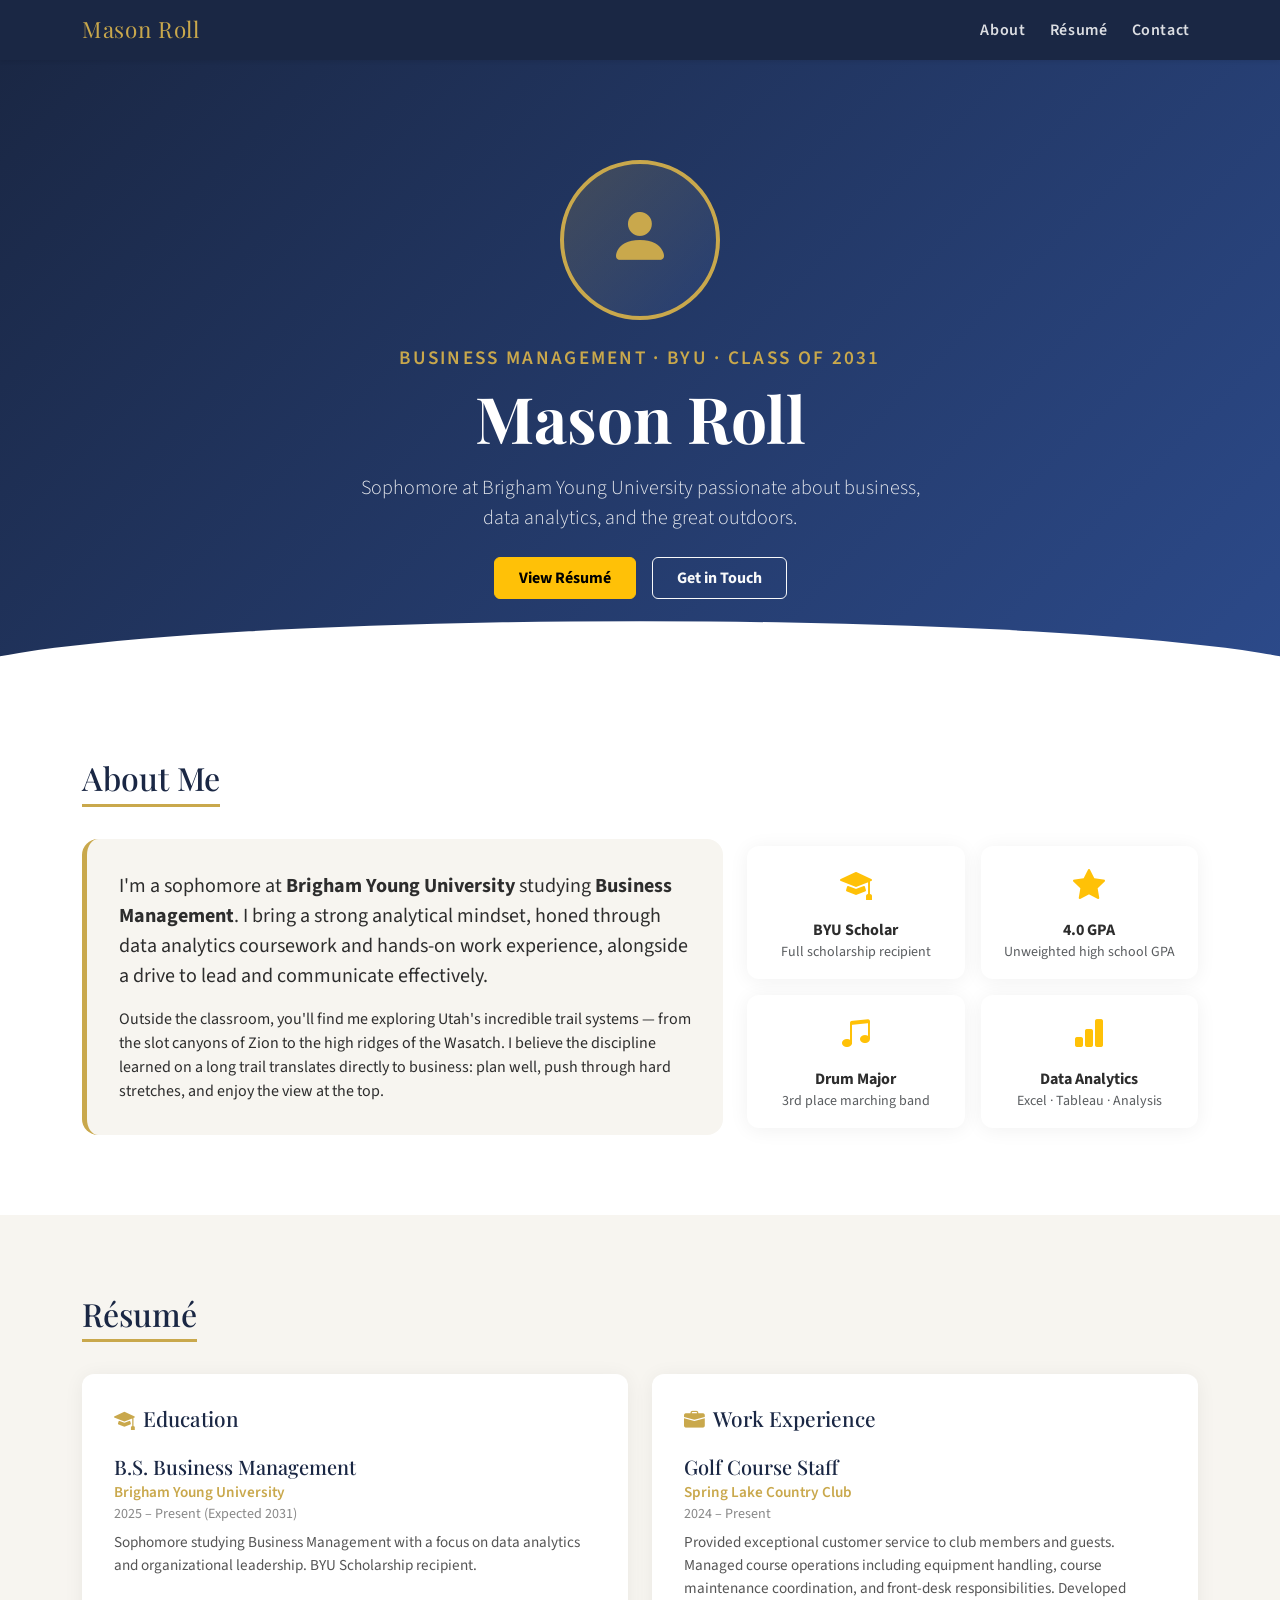
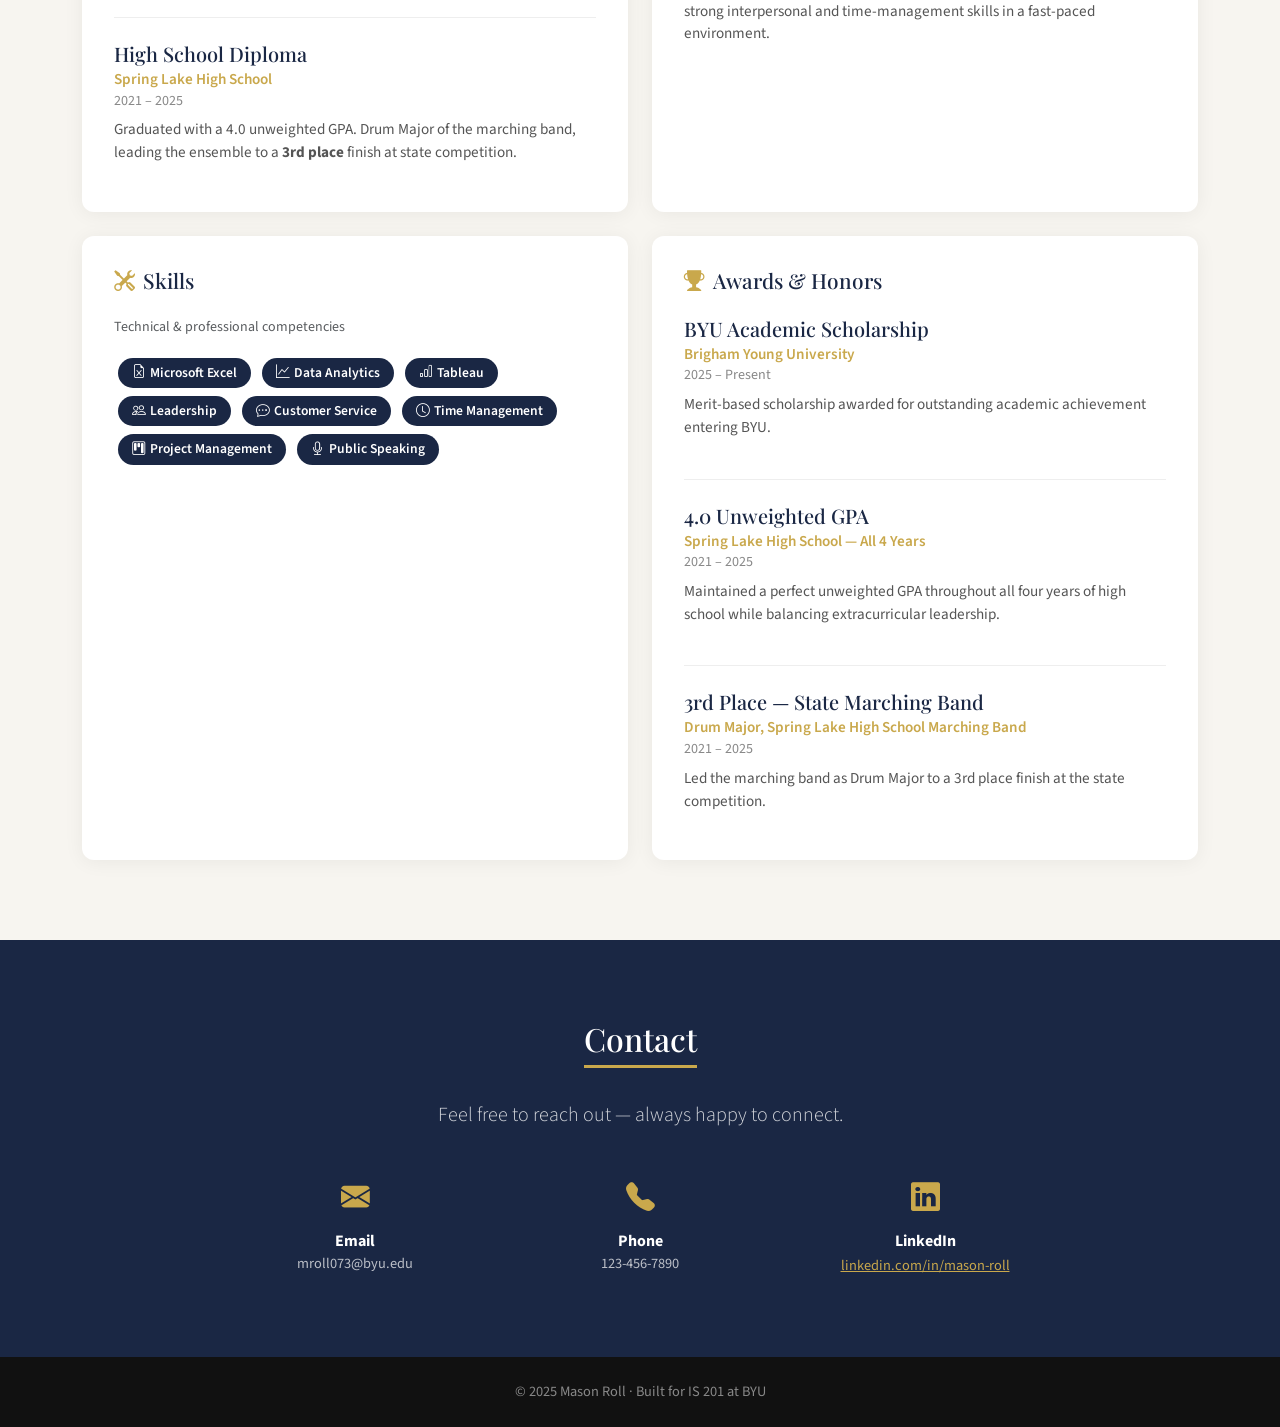
<file: index.html>
<!DOCTYPE html>
<html lang="en">
<head>
  <meta charset="UTF-8" />
  <meta name="viewport" content="width=device-width, initial-scale=1.0"/>
  <title>Mason Roll | Business Management</title>

  <!-- Bootstrap 5 CSS from CDN -->
  <link href="https://cdn.jsdelivr.net/npm/bootstrap@5.3.2/dist/css/bootstrap.min.css" rel="stylesheet"/>
  <!-- Bootstrap Icons -->
  <link href="https://cdn.jsdelivr.net/npm/bootstrap-icons@1.11.3/font/bootstrap-icons.min.css" rel="stylesheet"/>
  <!-- Google Fonts -->
  <link href="https://fonts.googleapis.com/css2?family=Playfair+Display:wght@600;700&family=Source+Sans+3:wght@300;400;600&display=swap" rel="stylesheet"/>

  <style>
    :root {
      --navy: #1a2744;
      --gold: #c9a84c;
      --light-bg: #f7f5f0;
      --text: #2d2d2d;
    }

    body {
      font-family: 'Source Sans 3', sans-serif;
      color: var(--text);
      background-color: #fff;
    }

    h1, h2, h3, h4 {
      font-family: 'Playfair Display', serif;
    }

    /* ── Navbar ── */
    .navbar {
      background-color: var(--navy) !important;
    }
    .navbar-brand {
      font-family: 'Playfair Display', serif;
      font-size: 1.4rem;
      color: var(--gold) !important;
      letter-spacing: 0.03em;
    }
    .nav-link {
      color: rgba(255,255,255,0.85) !important;
      font-weight: 600;
      letter-spacing: 0.04em;
    }
    .nav-link:hover {
      color: var(--gold) !important;
    }

    /* ── Hero ── */
    .hero {
      background: linear-gradient(135deg, var(--navy) 0%, #2c4a8a 100%);
      color: white;
      padding: 100px 0 80px;
      position: relative;
      overflow: hidden;
    }
    .hero::after {
      content: '';
      position: absolute;
      bottom: -2px;
      left: 0; right: 0;
      height: 60px;
      background: #fff;
      clip-path: ellipse(55% 100% at 50% 100%);
    }
    .hero h1 {
      font-size: clamp(2.5rem, 5vw, 4rem);
      font-weight: 700;
    }
    .hero .subtitle {
      color: var(--gold);
      font-size: 1.2rem;
      font-weight: 600;
      letter-spacing: 0.12em;
      text-transform: uppercase;
    }
    .hero-avatar {
      width: 160px;
      height: 160px;
      border-radius: 50%;
      border: 4px solid var(--gold);
      background: linear-gradient(135deg, #c9a84c33, #2c4a8a55);
      display: flex;
      align-items: center;
      justify-content: center;
      font-size: 4rem;
      color: var(--gold);
      margin: 0 auto 1.5rem;
    }

    /* ── Section titles ── */
    .section-title {
      font-size: 2rem;
      color: var(--navy);
      border-bottom: 3px solid var(--gold);
      display: inline-block;
      padding-bottom: 6px;
      margin-bottom: 2rem;
    }

    /* ── About ── */
    #about {
      padding: 80px 0;
      background: #fff;
    }
    .about-card {
      background: var(--light-bg);
      border-radius: 16px;
      padding: 2rem;
      border-left: 5px solid var(--gold);
    }

    /* ── Resume ── */
    #resume {
      padding: 80px 0;
      background: var(--light-bg);
    }
    .resume-card {
      background: white;
      border-radius: 12px;
      padding: 2rem;
      box-shadow: 0 2px 20px rgba(0,0,0,0.06);
      height: 100%;
    }
    .resume-card h3 {
      color: var(--navy);
      font-size: 1.3rem;
      margin-bottom: 1.5rem;
      display: flex;
      align-items: center;
      gap: 0.5rem;
    }
    .resume-card h3 i {
      color: var(--gold);
    }
    .resume-item {
      margin-bottom: 1.5rem;
      padding-bottom: 1.5rem;
      border-bottom: 1px solid #eee;
    }
    .resume-item:last-child {
      border-bottom: none;
      margin-bottom: 0;
      padding-bottom: 0;
    }
    .resume-item h5 {
      font-family: 'Playfair Display', serif;
      color: var(--navy);
      margin-bottom: 2px;
    }
    .resume-item .org {
      color: var(--gold);
      font-weight: 600;
      font-size: 0.95rem;
    }
    .resume-item .date {
      color: #888;
      font-size: 0.88rem;
    }
    .resume-item p {
      margin-top: 0.4rem;
      font-size: 0.95rem;
      color: #555;
    }
    .skill-badge {
      background: var(--navy);
      color: white;
      padding: 5px 14px;
      border-radius: 20px;
      font-size: 0.85rem;
      font-weight: 600;
      display: inline-block;
      margin: 4px;
    }
    .award-badge {
      background: linear-gradient(135deg, var(--gold), #e8c96b);
      color: var(--navy);
      padding: 5px 14px;
      border-radius: 20px;
      font-size: 0.85rem;
      font-weight: 700;
      display: inline-block;
      margin: 4px;
    }

    /* ── Contact ── */
    #contact {
      padding: 80px 0;
      background: var(--navy);
      color: white;
    }
    #contact .section-title {
      color: white;
      border-color: var(--gold);
    }
    .contact-icon {
      color: var(--gold);
      font-size: 1.8rem;
      margin-bottom: 0.5rem;
    }

    /* ── Footer ── */
    footer {
      background: #111;
      color: rgba(255,255,255,0.5);
      text-align: center;
      padding: 1.5rem;
      font-size: 0.9rem;
    }

    /* ── Smooth scroll ── */
    html { scroll-behavior: smooth; }
  </style>
</head>
<body>

  <!-- ════════════════════ NAVBAR ════════════════════ -->
  <nav class="navbar navbar-expand-lg sticky-top shadow-sm">
    <div class="container">
      <a class="navbar-brand" href="#hero">Mason Roll</a>
      <button class="navbar-toggler border-0" type="button" data-bs-toggle="collapse" data-bs-target="#navMenu">
        <span class="navbar-toggler-icon"></span>
      </button>
      <div class="collapse navbar-collapse" id="navMenu">
        <ul class="navbar-nav ms-auto gap-2">
          <li class="nav-item"><a class="nav-link" href="#about">About</a></li>
          <li class="nav-item"><a class="nav-link" href="#resume">Résumé</a></li>
          <li class="nav-item"><a class="nav-link" href="#contact">Contact</a></li>
        </ul>
      </div>
    </div>
  </nav>

  <!-- ════════════════════ HERO ════════════════════ -->
  <section class="hero text-center" id="hero">
    <div class="container">
      <div class="hero-avatar mx-auto">
        <i class="bi bi-person-fill"></i>
      </div>
      <p class="subtitle mb-2">Business Management · BYU · Class of 2031</p>
      <h1 class="fw-bold">Mason Roll</h1>
      <p class="lead mt-3 mx-auto" style="max-width:560px; opacity:0.88;">
        Sophomore at Brigham Young University passionate about business, data analytics, and the great outdoors.
      </p>
      <div class="mt-4 d-flex justify-content-center gap-3 flex-wrap">
        <a href="#resume" class="btn btn-warning fw-bold px-4 py-2">View Résumé</a>
        <a href="#contact" class="btn btn-outline-light fw-bold px-4 py-2">Get in Touch</a>
      </div>
    </div>
  </section>

  <!-- ════════════════════ ABOUT ════════════════════ -->
  <section id="about">
    <div class="container">
      <h2 class="section-title">About Me</h2>
      <div class="row g-4 align-items-center">
        <div class="col-lg-7">
          <div class="about-card">
            <p class="fs-5 mb-3">
              I'm a sophomore at <strong>Brigham Young University</strong> studying <strong>Business Management</strong>.
              I bring a strong analytical mindset, honed through data analytics coursework and hands-on work experience,
              alongside a drive to lead and communicate effectively.
            </p>
            <p class="mb-0">
              Outside the classroom, you'll find me exploring Utah's incredible trail systems — from the slot canyons of
              Zion to the high ridges of the Wasatch. I believe the discipline learned on a long trail translates
              directly to business: plan well, push through hard stretches, and enjoy the view at the top.
            </p>
          </div>
        </div>
        <div class="col-lg-5">
          <div class="row g-3 text-center">
            <div class="col-6">
              <div class="resume-card p-3">
                <i class="bi bi-mortarboard-fill fs-2 text-warning d-block mb-2"></i>
                <strong>BYU Scholar</strong>
                <p class="small text-muted mb-0">Full scholarship recipient</p>
              </div>
            </div>
            <div class="col-6">
              <div class="resume-card p-3">
                <i class="bi bi-star-fill fs-2 text-warning d-block mb-2"></i>
                <strong>4.0 GPA</strong>
                <p class="small text-muted mb-0">Unweighted high school GPA</p>
              </div>
            </div>
            <div class="col-6">
              <div class="resume-card p-3">
                <i class="bi bi-music-note-beamed fs-2 text-warning d-block mb-2"></i>
                <strong>Drum Major</strong>
                <p class="small text-muted mb-0">3rd place marching band</p>
              </div>
            </div>
            <div class="col-6">
              <div class="resume-card p-3">
                <i class="bi bi-bar-chart-fill fs-2 text-warning d-block mb-2"></i>
                <strong>Data Analytics</strong>
                <p class="small text-muted mb-0">Excel · Tableau · Analysis</p>
              </div>
            </div>
          </div>
        </div>
      </div>
    </div>
  </section>

  <!-- ════════════════════ RÉSUMÉ ════════════════════ -->
  <section id="resume">
    <div class="container">
      <h2 class="section-title">Résumé</h2>
      <div class="row g-4">

        <!-- Education -->
        <div class="col-lg-6">
          <div class="resume-card">
            <h3><i class="bi bi-mortarboard-fill"></i> Education</h3>
            <div class="resume-item">
              <h5>B.S. Business Management</h5>
              <div class="org">Brigham Young University</div>
              <div class="date">2025 – Present (Expected 2031)</div>
              <p>Sophomore studying Business Management with a focus on data analytics and organizational leadership. BYU Scholarship recipient.</p>
            </div>
            <div class="resume-item">
              <h5>High School Diploma</h5>
              <div class="org">Spring Lake High School</div>
              <div class="date">2021 – 2025</div>
              <p>Graduated with a 4.0 unweighted GPA. Drum Major of the marching band, leading the ensemble to a <strong>3rd place</strong> finish at state competition.</p>
            </div>
          </div>
        </div>

        <!-- Work Experience -->
        <div class="col-lg-6">
          <div class="resume-card">
            <h3><i class="bi bi-briefcase-fill"></i> Work Experience</h3>
            <div class="resume-item">
              <h5>Golf Course Staff</h5>
              <div class="org">Spring Lake Country Club</div>
              <div class="date">2024 – Present</div>
              <p>Provided exceptional customer service to club members and guests. Managed course operations including equipment handling, course maintenance coordination, and front-desk responsibilities. Developed strong interpersonal and time-management skills in a fast-paced environment.</p>
            </div>
          </div>
        </div>

        <!-- Skills -->
        <div class="col-lg-6">
          <div class="resume-card">
            <h3><i class="bi bi-tools"></i> Skills</h3>
            <p class="text-muted small mb-3">Technical &amp; professional competencies</p>
            <div>
              <span class="skill-badge"><i class="bi bi-file-earmark-excel me-1"></i>Microsoft Excel</span>
              <span class="skill-badge"><i class="bi bi-graph-up me-1"></i>Data Analytics</span>
              <span class="skill-badge"><i class="bi bi-bar-chart me-1"></i>Tableau</span>
              <span class="skill-badge"><i class="bi bi-people me-1"></i>Leadership</span>
              <span class="skill-badge"><i class="bi bi-chat-dots me-1"></i>Customer Service</span>
              <span class="skill-badge"><i class="bi bi-clock me-1"></i>Time Management</span>
              <span class="skill-badge"><i class="bi bi-kanban me-1"></i>Project Management</span>
              <span class="skill-badge"><i class="bi bi-mic me-1"></i>Public Speaking</span>
            </div>
          </div>
        </div>

        <!-- Awards & Honors -->
        <div class="col-lg-6">
          <div class="resume-card">
            <h3><i class="bi bi-trophy-fill"></i> Awards &amp; Honors</h3>
            <div class="resume-item">
              <h5>BYU Academic Scholarship</h5>
              <div class="org">Brigham Young University</div>
              <div class="date">2025 – Present</div>
              <p>Merit-based scholarship awarded for outstanding academic achievement entering BYU.</p>
            </div>
            <div class="resume-item">
              <h5>4.0 Unweighted GPA</h5>
              <div class="org">Spring Lake High School — All 4 Years</div>
              <div class="date">2021 – 2025</div>
              <p>Maintained a perfect unweighted GPA throughout all four years of high school while balancing extracurricular leadership.</p>
            </div>
            <div class="resume-item">
              <h5>3rd Place — State Marching Band</h5>
              <div class="org">Drum Major, Spring Lake High School Marching Band</div>
              <div class="date">2021 – 2025</div>
              <p>Led the marching band as Drum Major to a 3rd place finish at the state competition.</p>
            </div>
          </div>
        </div>

      </div>
    </div>
  </section>

  <!-- ════════════════════ CONTACT ════════════════════ -->
  <section id="contact">
    <div class="container text-center">
      <h2 class="section-title">Contact</h2>
      <p class="lead mb-5" style="opacity:0.8;">Feel free to reach out — always happy to connect.</p>
      <div class="row g-4 justify-content-center">
        <div class="col-md-3">
          <div class="contact-icon"><i class="bi bi-envelope-fill"></i></div>
          <div class="fw-bold">Email</div>
          <div style="opacity:0.7; font-size:0.9rem;">mroll073@byu.edu</div>
        </div>
        <div class="col-md-3">
          <div class="contact-icon"><i class="bi bi-telephone-fill"></i></div>
          <div class="fw-bold">Phone</div>
          <div style="opacity:0.7; font-size:0.9rem;">123-456-7890</div>
        </div>
        <div class="col-md-3">
          <div class="contact-icon"><i class="bi bi-linkedin"></i></div>
          <div class="fw-bold">LinkedIn</div>
          <a href="https://www.linkedin.com/in/mason-roll-32409038b" target="_blank" style="color:var(--gold); font-size:0.9rem;">linkedin.com/in/mason-roll</a>
        </div>
      </div>
    </div>
  </section>

  <!-- ════════════════════ FOOTER ════════════════════ -->
  <footer>
    <p class="mb-0">&copy; 2025 Mason Roll · Built for IS 201 at BYU</p>
  </footer>

  <!-- Bootstrap JS -->
  <script src="https://cdn.jsdelivr.net/npm/bootstrap@5.3.2/dist/js/bootstrap.bundle.min.js"></script>
</body>
</html>
</file>
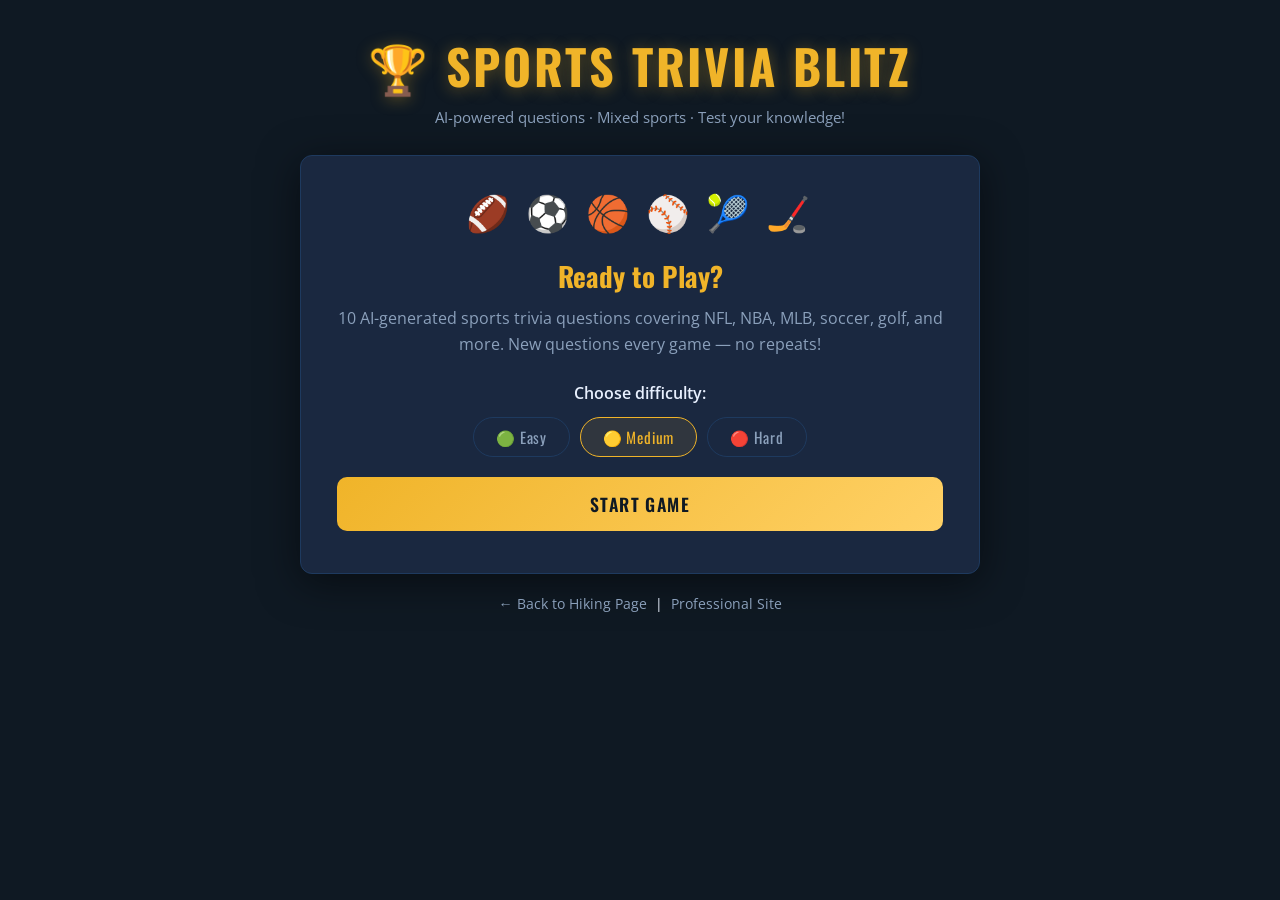
<file: app.html>
<!DOCTYPE html>
<html lang="en">
<head>
  <meta charset="UTF-8"/>
  <meta name="viewport" content="width=device-width, initial-scale=1.0"/>
  <title>Sports Trivia Blitz 🏆</title>
  <style>
    /* ══════════════════════════════════════
       ALL STYLES IN ONE FILE (requirement)
       ══════════════════════════════════════ */

    @import url('https://fonts.googleapis.com/css2?family=Oswald:wght@400;600;700&family=Open+Sans:wght@400;600&display=swap');

    :root {
      --bg:       #0f1923;
      --panel:    #1a2840;
      --border:   #1e3a5f;
      --gold:     #f0b429;
      --gold2:    #ffd166;
      --green:    #22c55e;
      --red:      #ef4444;
      --text:     #e8f0fe;
      --muted:    #8ba0bb;
      --radius:   12px;
    }

    * { box-sizing: border-box; margin: 0; padding: 0; }

    body {
      font-family: 'Open Sans', sans-serif;
      background: var(--bg);
      color: var(--text);
      min-height: 100vh;
      display: flex;
      flex-direction: column;
      align-items: center;
      padding: 20px 16px 60px;
    }

    /* ── Header ── */
    header {
      text-align: center;
      margin-bottom: 28px;
      margin-top: 10px;
    }
    header h1 {
      font-family: 'Oswald', sans-serif;
      font-size: clamp(2rem, 5vw, 3rem);
      font-weight: 700;
      color: var(--gold);
      letter-spacing: 0.06em;
      text-transform: uppercase;
      text-shadow: 0 2px 16px rgba(240,180,41,0.35);
    }
    header p {
      color: var(--muted);
      font-size: 0.95rem;
      margin-top: 6px;
    }

    /* ── Main card ── */
    #game-card {
      background: var(--panel);
      border: 1.5px solid var(--border);
      border-radius: var(--radius);
      padding: 32px 36px;
      max-width: 680px;
      width: 100%;
      box-shadow: 0 8px 40px rgba(0,0,0,0.5);
    }

    /* ── Score bar ── */
    #scorebar {
      display: flex;
      justify-content: space-between;
      align-items: center;
      background: rgba(255,255,255,0.04);
      border-radius: 8px;
      padding: 12px 18px;
      margin-bottom: 26px;
      font-family: 'Oswald', sans-serif;
      font-size: 1.05rem;
      letter-spacing: 0.04em;
    }
    #scorebar .score-item span {
      color: var(--gold);
      font-size: 1.4rem;
      font-weight: 700;
    }
    .streak-fire { color: #ff6b35; }

    /* ── Question area ── */
    #question-area {
      min-height: 90px;
      margin-bottom: 22px;
    }
    #category-label {
      font-family: 'Oswald', sans-serif;
      font-size: 0.78rem;
      letter-spacing: 0.14em;
      text-transform: uppercase;
      color: var(--gold);
      margin-bottom: 10px;
      background: rgba(240,180,41,0.12);
      display: inline-block;
      padding: 3px 10px;
      border-radius: 20px;
    }
    #question-text {
      font-size: 1.2rem;
      font-weight: 600;
      line-height: 1.5;
      color: var(--text);
    }

    /* ── Answer buttons ── */
    #answers-grid {
      display: grid;
      grid-template-columns: 1fr 1fr;
      gap: 12px;
      margin-bottom: 20px;
    }
    .answer-btn {
      background: rgba(255,255,255,0.05);
      border: 1.5px solid var(--border);
      color: var(--text);
      border-radius: 10px;
      padding: 14px 12px;
      font-family: 'Open Sans', sans-serif;
      font-size: 0.97rem;
      font-weight: 600;
      cursor: pointer;
      transition: background 0.18s, border-color 0.18s, transform 0.1s;
      text-align: left;
      line-height: 1.4;
    }
    .answer-btn:hover:not(:disabled) {
      background: rgba(240,180,41,0.12);
      border-color: var(--gold);
      transform: translateY(-2px);
    }
    .answer-btn.correct {
      background: rgba(34,197,94,0.18);
      border-color: var(--green);
      color: #86efac;
    }
    .answer-btn.wrong {
      background: rgba(239,68,68,0.15);
      border-color: var(--red);
      color: #fca5a5;
    }
    .answer-btn:disabled { cursor: default; }

    /* ── Feedback ── */
    #feedback {
      min-height: 32px;
      font-size: 1.0rem;
      font-weight: 600;
      text-align: center;
      margin-bottom: 18px;
      transition: opacity 0.3s;
    }
    #feedback.correct { color: var(--green); }
    #feedback.wrong   { color: var(--red); }

    /* ── Progress bar ── */
    #progress-wrap {
      background: rgba(255,255,255,0.07);
      border-radius: 6px;
      height: 7px;
      margin-bottom: 22px;
      overflow: hidden;
    }
    #progress-bar {
      height: 100%;
      background: linear-gradient(90deg, var(--gold), var(--gold2));
      border-radius: 6px;
      transition: width 0.4s ease;
    }

    /* ── Action buttons ── */
    .action-btn {
      display: block;
      width: 100%;
      padding: 14px;
      font-family: 'Oswald', sans-serif;
      font-size: 1.1rem;
      font-weight: 600;
      letter-spacing: 0.08em;
      text-transform: uppercase;
      border: none;
      border-radius: 10px;
      cursor: pointer;
      transition: background 0.2s, transform 0.1s;
      margin-bottom: 10px;
    }
    .action-btn:hover { transform: translateY(-2px); }
    .btn-gold {
      background: linear-gradient(135deg, var(--gold), var(--gold2));
      color: #0f1923;
    }
    .btn-outline {
      background: transparent;
      border: 1.5px solid var(--border);
      color: var(--muted);
    }
    .btn-outline:hover { border-color: var(--gold); color: var(--gold); }

    /* ── Loading spinner ── */
    #loading {
      text-align: center;
      padding: 30px 0;
      display: none;
    }
    .spinner {
      width: 46px; height: 46px;
      border: 4px solid rgba(240,180,41,0.2);
      border-top-color: var(--gold);
      border-radius: 50%;
      animation: spin 0.8s linear infinite;
      margin: 0 auto 14px;
    }
    @keyframes spin { to { transform: rotate(360deg); } }

    /* ── End screen ── */
    #end-screen {
      display: none;
      text-align: center;
    }
    #end-screen .big-score {
      font-family: 'Oswald', sans-serif;
      font-size: 5rem;
      font-weight: 700;
      color: var(--gold);
      line-height: 1;
      margin: 14px 0;
      text-shadow: 0 0 40px rgba(240,180,41,0.4);
    }
    #end-screen h2 {
      font-family: 'Oswald', sans-serif;
      font-size: 1.6rem;
      letter-spacing: 0.06em;
    }
    #end-screen p { color: var(--muted); margin: 8px 0 24px; font-size: 1rem; }
    .grade-badge {
      display: inline-block;
      padding: 6px 20px;
      border-radius: 20px;
      font-family: 'Oswald', sans-serif;
      font-size: 1rem;
      font-weight: 700;
      margin-bottom: 20px;
    }
    .grade-s { background: linear-gradient(135deg, #f0b429, #ffd166); color: #0f1923; }
    .grade-a { background: linear-gradient(135deg, #22c55e, #86efac); color: #0f1923; }
    .grade-b { background: linear-gradient(135deg, #3b82f6, #93c5fd); color: #0f1923; }
    .grade-c { background: rgba(255,255,255,0.08); color: var(--text); border: 1px solid var(--border); }

    /* ── Start screen ── */
    #start-screen {
      text-align: center;
    }
    #start-screen h2 {
      font-family: 'Oswald', sans-serif;
      font-size: 1.7rem;
      color: var(--gold);
      margin-bottom: 10px;
    }
    #start-screen p { color: var(--muted); margin-bottom: 24px; line-height: 1.6; }
    .sport-icons { font-size: 2.2rem; letter-spacing: 0.1em; margin-bottom: 20px; }

    /* ── Difficulty selector ── */
    .diff-row {
      display: flex;
      gap: 10px;
      justify-content: center;
      margin-bottom: 20px;
      flex-wrap: wrap;
    }
    .diff-btn {
      padding: 8px 22px;
      border-radius: 20px;
      border: 1.5px solid var(--border);
      background: transparent;
      color: var(--muted);
      font-family: 'Oswald', sans-serif;
      font-size: 0.95rem;
      letter-spacing: 0.05em;
      cursor: pointer;
      transition: all 0.18s;
    }
    .diff-btn.active, .diff-btn:hover {
      border-color: var(--gold);
      color: var(--gold);
      background: rgba(240,180,41,0.1);
    }

    /* ── Back link ── */
    #back-link {
      margin-top: 20px;
      text-align: center;
      font-size: 0.88rem;
    }
    #back-link a { color: var(--muted); text-decoration: none; }
    #back-link a:hover { color: var(--gold); }

    /* ── Error message ── */
    #error-msg {
      display: none;
      color: #fca5a5;
      background: rgba(239,68,68,0.1);
      border: 1px solid rgba(239,68,68,0.3);
      border-radius: 8px;
      padding: 12px 16px;
      font-size: 0.95rem;
      margin-bottom: 16px;
      text-align: center;
    }

    @media (max-width: 480px) {
      #answers-grid { grid-template-columns: 1fr; }
      #game-card { padding: 22px 18px; }
    }
  </style>
</head>
<body>

  <header>
    <h1>🏆 Sports Trivia Blitz</h1>
    <p>AI-powered questions · Mixed sports · Test your knowledge!</p>
  </header>

  <div id="game-card">

    <!-- ══ START SCREEN ══ -->
    <div id="start-screen">
      <div class="sport-icons">🏈 ⚽ 🏀 ⚾ 🎾 🏒</div>
      <h2>Ready to Play?</h2>
      <p>
        10 AI-generated sports trivia questions covering NFL, NBA, MLB, soccer, golf, and more.
        New questions every game — no repeats!
      </p>
      <p style="margin-bottom: 10px; color: var(--text); font-weight: 600;">Choose difficulty:</p>
      <div class="diff-row">
        <button class="diff-btn" onclick="setDiff('easy')">🟢 Easy</button>
        <button class="diff-btn active" onclick="setDiff('medium')">🟡 Medium</button>
        <button class="diff-btn" onclick="setDiff('hard')">🔴 Hard</button>
      </div>
      <button class="action-btn btn-gold" onclick="startGame()">Start Game</button>
    </div>

    <!-- ══ LOADING ══ -->
    <div id="loading">
      <div class="spinner"></div>
      <p style="color: var(--muted);">Generating your trivia questions…</p>
    </div>

    <!-- ══ GAME SCREEN ══ -->
    <div id="game-screen" style="display:none;">
      <div id="scorebar">
        <div class="score-item">Score <span id="score-display">0</span></div>
        <div class="score-item">Q <span id="qnum-display">1</span>/10</div>
        <div class="score-item streak-fire">🔥 <span id="streak-display">0</span></div>
      </div>

      <div id="progress-wrap"><div id="progress-bar" style="width:0%"></div></div>

      <div id="question-area">
        <div id="category-label">Category</div>
        <div id="question-text">Loading question…</div>
      </div>

      <div id="error-msg"></div>

      <div id="answers-grid"></div>

      <div id="feedback"></div>

      <button class="action-btn btn-gold" id="next-btn" onclick="nextQuestion()" style="display:none;">
        Next Question →
      </button>
    </div>

    <!-- ══ END SCREEN ══ -->
    <div id="end-screen">
      <h2>Game Over!</h2>
      <div class="big-score" id="final-score">0</div>
      <div id="grade-badge-el" class="grade-badge grade-c"></div>
      <p id="end-message">Thanks for playing!</p>
      <button class="action-btn btn-gold" onclick="startGame()">🔄 Play Again</button>
      <button class="action-btn btn-outline" onclick="showStart()">← Change Difficulty</button>
    </div>

  </div>

  <div id="back-link">
    <a href="scratch.html">← Back to Hiking Page</a> &nbsp;|&nbsp;
    <a href="index.html">Professional Site</a>
  </div>

  <!-- ══════════════════════════════════════
       JAVASCRIPT — all in one file (requirement)
       ══════════════════════════════════════ -->
  <script>
    // ── State ──
    let questions = [];
    let currentQ = 0;
    let score = 0;
    let streak = 0;
    let answered = false;
    let difficulty = 'medium';

    // ── Difficulty selector ──
    function setDiff(d) {
      difficulty = d;
      document.querySelectorAll('.diff-btn').forEach(b => b.classList.remove('active'));
      event.target.classList.add('active');
    }

    // ── Show / hide screens ──
    function showScreen(id) {
      ['start-screen','loading','game-screen','end-screen'].forEach(s => {
        document.getElementById(s).style.display = s === id ? 'block' : 'none';
      });
    }

    function showStart() { showScreen('start-screen'); }

    // ── Start game: call Claude API to generate questions ──
    async function startGame() {
      score = 0; streak = 0; currentQ = 0; questions = [];
      updateScorebar();
      showScreen('loading');
      document.getElementById('error-msg').style.display = 'none';

      const prompt = `Generate exactly 10 sports trivia questions for a web trivia game.
Difficulty: ${difficulty}.
Cover a variety of sports: NFL football, NBA basketball, MLB baseball, soccer (MLS/FIFA), NHL hockey, golf, tennis, or Olympics. Mix the sports up.

Return ONLY valid JSON — no markdown, no backticks, no explanation. Format:
[
  {
    "category": "NFL",
    "question": "...",
    "answers": ["correct answer", "wrong 1", "wrong 2", "wrong 3"],
    "correct": 0
  },
  ...
]

Rules:
- "answers" array must have exactly 4 items
- "correct" is the index (0-3) of the correct answer in the answers array
- Shuffle the correct answer position randomly (don't always put it first)
- Questions should be factual and verifiable
- Make them interesting and varied — avoid obvious questions`;

      try {
        const response = await fetch("https://api.anthropic.com/v1/messages", {
          method: "POST",
          headers: { "Content-Type": "application/json" },
          body: JSON.stringify({
            model: "claude-sonnet-4-20250514",
            max_tokens: 1000,
            messages: [{ role: "user", content: prompt }]
          })
        });

        if (!response.ok) throw new Error(`API error: ${response.status}`);
        const data = await response.json();

        let raw = data.content.map(c => c.text || '').join('');
        // Strip any accidental markdown fences
        raw = raw.replace(/```json|```/g, '').trim();
        questions = JSON.parse(raw);

        if (!Array.isArray(questions) || questions.length === 0) throw new Error("Bad question format");

        showScreen('game-screen');
        renderQuestion();
      } catch (err) {
        console.error(err);
        // Fallback: use built-in questions if API fails
        questions = getFallbackQuestions();
        showScreen('game-screen');
        renderQuestion();
      }
    }

    // ── Render current question ──
    function renderQuestion() {
      answered = false;
      const q = questions[currentQ];
      document.getElementById('feedback').textContent = '';
      document.getElementById('feedback').className = '';
      document.getElementById('next-btn').style.display = 'none';
      document.getElementById('category-label').textContent = q.category;
      document.getElementById('question-text').textContent = q.question;

      // Progress bar
      const pct = (currentQ / questions.length) * 100;
      document.getElementById('progress-bar').style.width = pct + '%';

      updateScorebar();

      // Build answer buttons
      const grid = document.getElementById('answers-grid');
      grid.innerHTML = '';
      const letters = ['A', 'B', 'C', 'D'];
      q.answers.forEach((ans, i) => {
        const btn = document.createElement('button');
        btn.className = 'answer-btn';
        btn.innerHTML = `<strong>${letters[i]}.</strong> ${ans}`;
        btn.onclick = () => selectAnswer(i);
        grid.appendChild(btn);
      });
    }

    // ── Handle answer selection ──
    function selectAnswer(idx) {
      if (answered) return;
      answered = true;

      const q = questions[currentQ];
      const btns = document.querySelectorAll('.answer-btn');
      btns.forEach(b => b.disabled = true);

      const feedback = document.getElementById('feedback');

      if (idx === q.correct) {
        btns[idx].classList.add('correct');
        score += difficulty === 'easy' ? 10 : difficulty === 'hard' ? 20 : 15;
        streak++;
        feedback.textContent = streak >= 3
          ? `🔥 ${streak} in a row! Correct!`
          : '✅ Correct!';
        feedback.className = 'correct';
      } else {
        btns[idx].classList.add('wrong');
        btns[q.correct].classList.add('correct');
        streak = 0;
        feedback.textContent = `❌ Wrong! The answer was: ${q.answers[q.correct]}`;
        feedback.className = 'wrong';
      }

      updateScorebar();
      document.getElementById('next-btn').style.display = 'block';

      // Auto-advance after 2.5s
      setTimeout(() => {
        if (answered) nextQuestion();
      }, 2500);
    }

    // ── Next question or end game ──
    function nextQuestion() {
      currentQ++;
      if (currentQ >= questions.length) {
        endGame();
      } else {
        renderQuestion();
      }
    }

    // ── End game screen ──
    function endGame() {
      document.getElementById('final-score').textContent = score;
      const maxScore = questions.length * (difficulty === 'easy' ? 10 : difficulty === 'hard' ? 20 : 15);
      const pct = score / maxScore;

      let grade, msg, cls;
      if (pct >= 0.9)      { grade = '🏆 S Rank'; cls = 'grade-s'; msg = "Incredible! You're a sports encyclopedia!"; }
      else if (pct >= 0.7) { grade = '🥇 A Rank'; cls = 'grade-a'; msg = "Great performance! Solid sports knowledge."; }
      else if (pct >= 0.5) { grade = '🥈 B Rank'; cls = 'grade-b'; msg = "Not bad! A few more games and you'll be unstoppable."; }
      else                 { grade = '📚 Keep Studying'; cls = 'grade-c'; msg = "Sports trivia is tough! Try again — you'll improve!"; }

      const badge = document.getElementById('grade-badge-el');
      badge.textContent = grade;
      badge.className = `grade-badge ${cls}`;
      document.getElementById('end-message').textContent = msg;

      // Final progress bar
      document.getElementById('progress-bar').style.width = '100%';
      showScreen('end-screen');
    }

    // ── Update scorebar UI ──
    function updateScorebar() {
      document.getElementById('score-display').textContent = score;
      document.getElementById('qnum-display').textContent = currentQ + 1;
      document.getElementById('streak-display').textContent = streak;
    }

    // ── Fallback questions (used if API is unavailable) ──
    function getFallbackQuestions() {
      return [
        { category:"NBA", question:"Who holds the all-time NBA scoring record?", answers:["LeBron James","Kareem Abdul-Jabbar","Michael Jordan","Wilt Chamberlain"], correct:0 },
        { category:"NFL", question:"Which team won Super Bowl LVII (2023)?", answers:["Kansas City Chiefs","Philadelphia Eagles","San Francisco 49ers","Cincinnati Bengals"], correct:0 },
        { category:"MLB", question:"Who holds the record for career home runs in MLB?", answers:["Babe Ruth","Hank Aaron","Barry Bonds","Alex Rodriguez"], correct:2 },
        { category:"Soccer", question:"Which country won the 2022 FIFA World Cup?", answers:["France","Brazil","Argentina","Germany"], correct:2 },
        { category:"Tennis", question:"Who has won the most Grand Slam titles in men's tennis?", answers:["Roger Federer","Rafael Nadal","Novak Djokovic","Pete Sampras"], correct:2 },
        { category:"NHL", question:"Which NHL team has won the most Stanley Cup championships?", answers:["Toronto Maple Leafs","Detroit Red Wings","Montreal Canadiens","Boston Bruins"], correct:2 },
        { category:"Golf", question:"Who holds the record for most Masters Tournament wins?", answers:["Tiger Woods","Jack Nicklaus","Arnold Palmer","Phil Mickelson"], correct:0 },
        { category:"NFL", question:"Who holds the NFL record for most career passing yards?", answers:["Peyton Manning","Brett Favre","Tom Brady","Drew Brees"], correct:2 },
        { category:"NBA", question:"Which NBA team has won the most championships?", answers:["Los Angeles Lakers","Chicago Bulls","Boston Celtics","Golden State Warriors"], correct:2 },
        { category:"Olympics", question:"Which country has won the most gold medals in Summer Olympics history?", answers:["China","Soviet Union","Great Britain","United States"], correct:3 }
      ];
    }
  </script>

</body>
</html>
</file>
